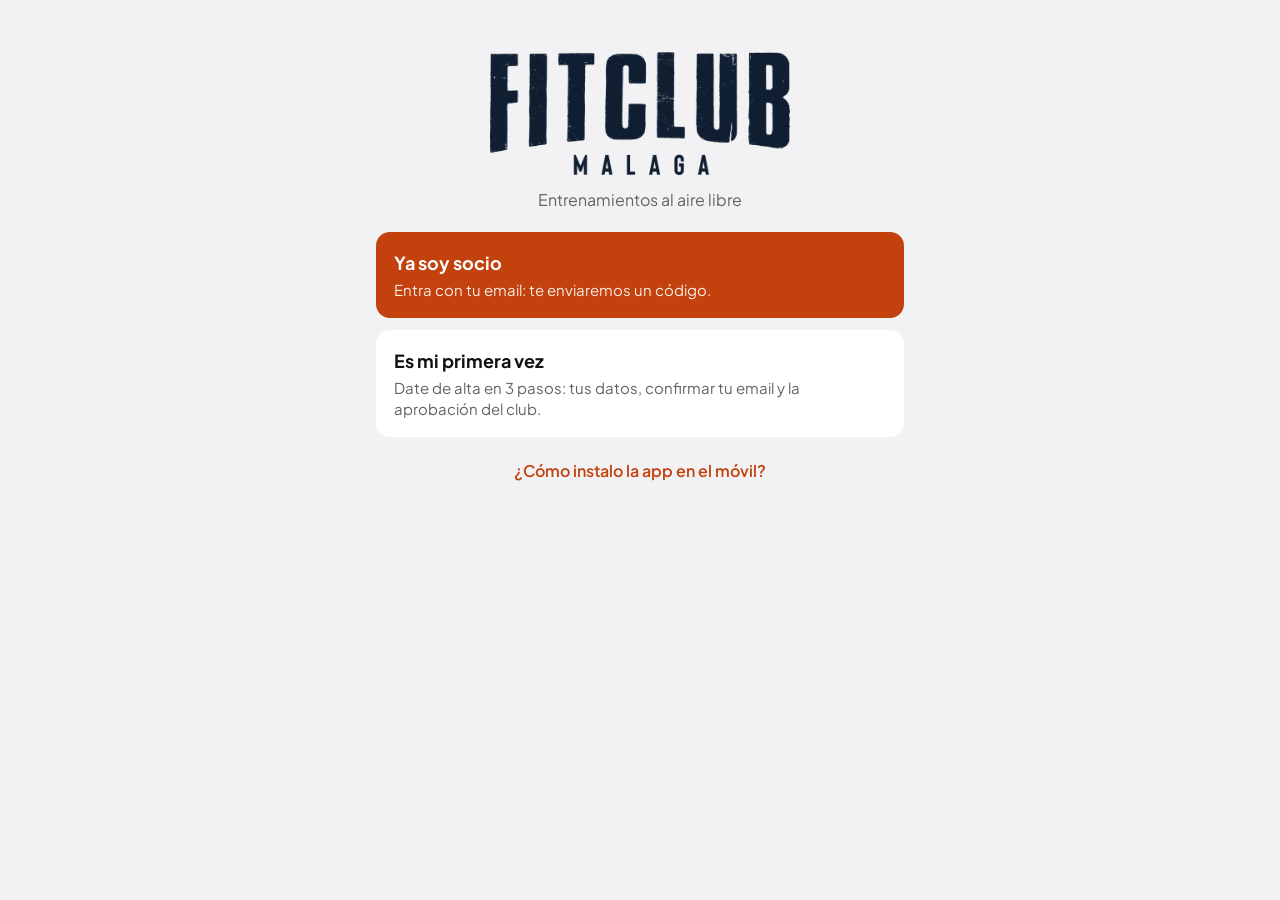
<file: index.html>
<!DOCTYPE html>
<html lang="es">
<head>
<meta charset="utf-8">
<meta name="viewport" content="width=device-width, initial-scale=1, viewport-fit=cover">
<title>Fitclub Málaga</title>
<meta name="theme-color" content="#C2410C">
<meta name="apple-mobile-web-app-capable" content="yes">
<meta name="mobile-web-app-capable" content="yes">
<meta name="apple-mobile-web-app-title" content="Fitclub">
<meta name="apple-mobile-web-app-status-bar-style" content="default">
<link rel="manifest" href="manifest.webmanifest">
<link rel="apple-touch-icon" href="iconos/icono-180.png">
<link rel="icon" href="iconos/icono-192.png">
<script>/* tema elegido en el Perfil (en este móvil), antes de pintar para que no parpadee */try{var t=localStorage.getItem('fitclub_tema');if(t==='claro'||t==='oscuro')document.documentElement.setAttribute('data-tema',t)}catch(e){}</script>
<link rel="stylesheet" href="tema.css">
<link rel="stylesheet" href="estilos.css">
</head>
<body>
<div class="app">
  <main class="contenido" id="contenido" aria-live="polite">
    <div class="cargando">Cargando…</div>
  </main>
  <nav class="pestanas oculto" id="pestanas" aria-label="Secciones"><div class="interior" id="pestanasInterior"></div></nav>
</div>
<noscript><p style="padding:20px">Fitclub necesita JavaScript activado.</p></noscript>
<script src="config.js"></script>
<script src="js/api.js"></script>
<script src="js/agenda.js"></script>
<script src="js/reservas.js"></script>
<script src="js/equipo.js"></script>
<script src="js/inicio.js"></script>
<script src="js/compartir.js"></script>
<script src="js/refrescar.js"></script>
<script src="js/app.js"></script>
</body>
</html>
</file>
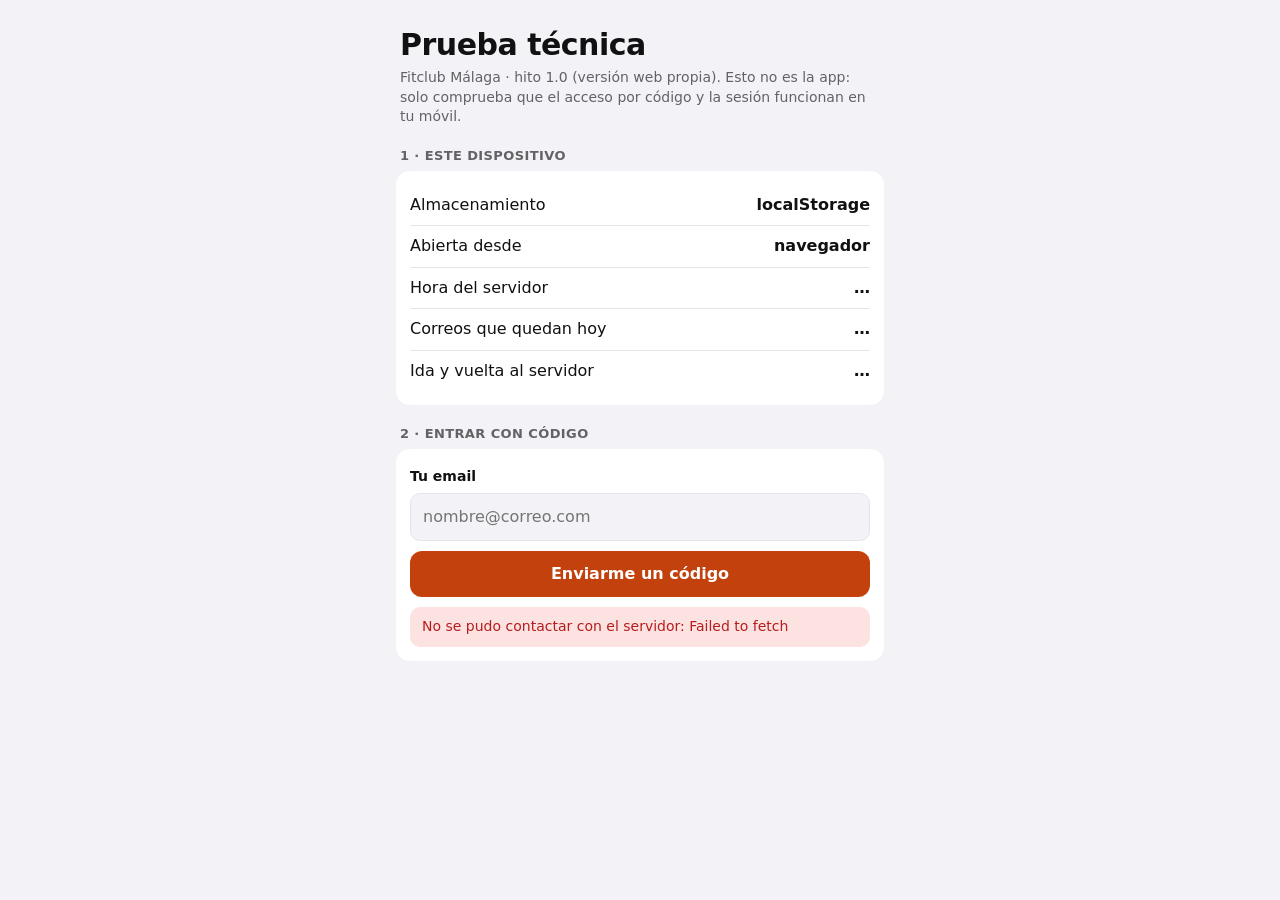
<file: prueba-tecnica/index.html>
<!DOCTYPE html>
<html lang="es">
<head>
<meta charset="utf-8">
<meta name="viewport" content="width=device-width, initial-scale=1, viewport-fit=cover">
<title>Fitclub · Prueba técnica</title>
<meta name="theme-color" content="#C2410C">
<meta name="apple-mobile-web-app-capable" content="yes">
<meta name="mobile-web-app-capable" content="yes">
<meta name="apple-mobile-web-app-title" content="Fitclub">
<meta name="apple-mobile-web-app-status-bar-style" content="default">
<link rel="apple-touch-icon" href="../iconos/icono-180.png">
<link rel="icon" href="../iconos/icono-192.png">
<style>
  /* Tema "Agenda clara". Todos los colores en variables para retocarlos fácilmente. */
  :root{--fondo:#F2F2F7;--tarjeta:#FFFFFF;--texto:#111111;--suave:#636366;--acento:#C2410C;--acento-suave:#FDEBE1;--ok:#15803D;--ok-suave:#E3F4E8;--error:#B91C1C;--error-suave:#FDE2E2;--linea:#E5E5EA}
  @media (prefers-color-scheme:dark){:root{--fondo:#000000;--tarjeta:#1C1C1E;--texto:#F2F2F7;--suave:#A1A1A6;--acento:#FB923C;--acento-suave:#3A2414;--ok:#4ADE80;--ok-suave:#12301D;--error:#F87171;--error-suave:#3A1414;--linea:#2C2C2E}}
  *{box-sizing:border-box}
  body{margin:0;background:var(--fondo);color:var(--texto);font:16px/1.4 -apple-system,BlinkMacSystemFont,"Segoe UI",Roboto,system-ui,sans-serif}
  main{max-width:520px;margin:0 auto;padding:20px 16px 48px}
  h1{font-size:30px;margin:4px 4px 2px;letter-spacing:-.5px}
  .sub{color:var(--suave);margin:0 4px 16px;font-size:14px}
  .sec{font-size:13px;font-weight:600;color:var(--suave);text-transform:uppercase;letter-spacing:.4px;margin:20px 4px 6px}
  .card{background:var(--tarjeta);border-radius:14px;padding:14px}
  .fila{display:flex;justify-content:space-between;gap:12px;padding:9px 0;border-top:1px solid var(--linea)}
  .fila:first-child{border-top:0}
  .fila span:last-child{font-weight:600;text-align:right}
  label{display:block;font-size:14px;font-weight:600;margin:4px 0 6px}
  input{width:100%;font:inherit;padding:12px;border-radius:10px;border:1px solid var(--linea);background:var(--fondo);color:var(--texto)}
  input.codigo{letter-spacing:8px;font-size:24px;text-align:center}
  button{font:inherit;font-weight:600;border:0;border-radius:12px;min-height:46px;padding:0 16px;cursor:pointer;width:100%;margin-top:10px;background:var(--acento);color:#fff}
  button.sec2{background:var(--fondo);color:var(--texto)}
  button:disabled{opacity:.5}
  .msg{margin-top:10px;padding:10px 12px;border-radius:10px;font-size:14px;display:none}
  .msg.ok{display:block;background:var(--ok-suave);color:var(--ok)}
  .msg.err{display:block;background:var(--error-suave);color:var(--error)}
  .msg.info{display:block;background:var(--acento-suave);color:var(--acento)}
  ol{margin:0;padding-left:20px}li{margin:6px 0}
  textarea{width:100%;font:inherit;padding:10px;border-radius:10px;border:1px solid var(--linea);background:var(--fondo);color:var(--texto);min-height:70px}
  .oculto{display:none}
</style>
</head>
<body>
<main>
  <h1>Prueba técnica</h1>
  <p class="sub">Fitclub Málaga · hito 1.0 (versión web propia). Esto no es la app: solo comprueba que el acceso por código y la sesión funcionan en tu móvil.</p>

  <p class="sec">1 · Este dispositivo</p>
  <div class="card" id="dispositivo"></div>

  <div id="bloqueLogin">
    <p class="sec">2 · Entrar con código</p>
    <div class="card">
      <label for="email">Tu email</label>
      <input id="email" type="email" autocomplete="email" inputmode="email" placeholder="nombre@correo.com">
      <button id="btnPedir">Enviarme un código</button>
      <div id="paso2" class="oculto">
        <label for="codigo" style="margin-top:14px">Código de 6 cifras</label>
        <input id="codigo" class="codigo" inputmode="numeric" autocomplete="one-time-code" maxlength="6" placeholder="••••••">
        <button id="btnVerificar">Entrar</button>
      </div>
      <div id="msgLogin" class="msg" role="status"></div>
    </div>
  </div>

  <div id="bloqueSesion" class="oculto">
    <p class="sec">2 · Sesión</p>
    <div class="card">
      <div id="estadoSesion"></div>
      <button class="sec2" id="btnSalir">Cerrar sesión en este móvil</button>
    </div>

    <p class="sec">3 · Rendimiento</p>
    <div class="card">
      <div id="rend"><p style="margin:0;color:var(--suave)">Mide los tiempos del servidor y de la hoja.</p></div>
      <button id="btnRend">Medir ahora</button>
    </div>

    <p class="sec">4 · Comprobaciones a mano</p>
    <div class="card">
      <ol>
        <li>Añade esta página a la pantalla de inicio. En iPhone: Safari → Compartir → «Añadir a pantalla de inicio». En Android: Chrome → ⋮ → «Añadir a pantalla de inicio».</li>
        <li>Cierra todo y ábrela desde el icono nuevo. Debe decir «Sesión recordada».</li>
        <li>Repite la apertura mañana y dentro de 7 días, y envía el informe cada vez.</li>
      </ol>
      <label for="notas" style="margin-top:12px">Notas (opcional)</label>
      <textarea id="notas" placeholder="Por ejemplo: el correo llegó a spam, tardó 1 minuto…"></textarea>
      <button id="btnInforme">Enviar informe de este móvil</button>
      <div id="msgInforme" class="msg" role="status"></div>
    </div>
  </div>
</main>

<script src="config.js"></script>
<script>
  var CLAVE_TOKEN = 'fc_prueba_token';
  var CLAVE_FECHA = 'fc_prueba_guardado';
  var medidas = {};

  function $(id) { return document.getElementById(id); }
  // Llama a la API de Apps Script. text/plain evita la petición previa de CORS.
  function llamar(accion) {
    var args = Array.prototype.slice.call(arguments, 1);
    var t0 = Date.now();
    if (!window.FITCLUB_API || window.FITCLUB_API.indexOf('/exec') < 0) {
      return Promise.reject(new Error('Falta la URL del servidor en config.js'));
    }
    return fetch(window.FITCLUB_API, {
      method: 'POST',
      headers: { 'Content-Type': 'text/plain;charset=utf-8' },
      body: JSON.stringify({ accion: accion, args: args }),
      redirect: 'follow'
    }).then(function (r) {
      if (!r.ok) throw new Error('HTTP ' + r.status);
      return r.json();
    }).then(function (j) { medidas.idaVueltaMs = Date.now() - t0; return j; });
  }
  function mensaje(id, tipo, texto) { var m = $(id); m.className = 'msg ' + tipo; m.textContent = texto; }
  function esc(v) { return String(v === undefined || v === null ? '' : v).replace(/[&<>"']/g, function (c) { return {'&':'&amp;','<':'&lt;','>':'&gt;','"':'&quot;',"'":'&#39;'}[c]; }); }
  function fila(a, b) { return '<div class="fila"><span>' + esc(a) + '</span><span>' + esc(b) + '</span></div>'; }

  // Almacenamiento: puede fallar o borrarse en algunos navegadores; por eso se prueba.
  function almacen() {
    try { localStorage.setItem('fc_test', '1'); localStorage.removeItem('fc_test'); return 'localStorage'; }
    catch (e) { return 'no disponible'; }
  }
  function leerToken() { try { return localStorage.getItem(CLAVE_TOKEN); } catch (e) { return null; } }
  function guardarToken(t) {
    try { localStorage.setItem(CLAVE_TOKEN, t); localStorage.setItem(CLAVE_FECHA, String(Date.now())); return true; }
    catch (e) { return false; }
  }
  function borrarToken() { try { localStorage.removeItem(CLAVE_TOKEN); localStorage.removeItem(CLAVE_FECHA); } catch (e) {} }
  function edadDias() {
    try { var f = Number(localStorage.getItem(CLAVE_FECHA)); return f ? ((Date.now() - f) / 86400000).toFixed(1) : ''; }
    catch (e) { return ''; }
  }
  function modo() {
    var standalone = false;
    try { standalone = window.matchMedia('(display-mode: standalone)').matches || window.navigator.standalone === true; } catch (e) {}
    return standalone ? 'pantalla de inicio' : 'navegador';
  }

  function pintarDispositivo(info) {
    medidas.almacenamiento = almacen();
    medidas.modo = modo();
    medidas.cuota = info ? info.cuotaCorreoRestante : '';
    $('dispositivo').innerHTML =
      fila('Almacenamiento', medidas.almacenamiento) +
      fila('Abierta desde', medidas.modo) +
      fila('Hora del servidor', info ? info.horaServidor : '…') +
      fila('Correos que quedan hoy', info ? info.cuotaCorreoRestante : '…') +
      fila('Ida y vuelta al servidor', medidas.idaVueltaMs ? medidas.idaVueltaMs + ' ms' : '…');
  }

  function mostrarSesion(r, recordada) {
    medidas.sesionRecordada = recordada ? 'sí' : 'no';
    medidas.edadTokenDias = edadDias();
    $('bloqueLogin').classList.add('oculto');
    $('bloqueSesion').classList.remove('oculto');
    $('estadoSesion').innerHTML =
      '<div class="msg ' + (recordada ? 'ok' : 'info') + '" style="margin:0 0 6px">' +
      (recordada ? '✓ Sesión recordada: has entrado sin pedir código.' : '✓ Has entrado con el código.') + '</div>' +
      fila('Cuenta', r.email) + fila('Token guardado hace', (medidas.edadTokenDias || '0') + ' días');
  }

  function mostrarLogin() {
    $('bloqueSesion').classList.add('oculto');
    $('bloqueLogin').classList.remove('oculto');
  }

  $('btnPedir').onclick = function () {
    var b = this; b.disabled = true;
    llamar('pedirCodigo', $('email').value).then(function (r) {
      b.disabled = false;
      if (!r.ok) return mensaje('msgLogin', 'err', r.error);
      mensaje('msgLogin', 'ok', r.mensaje);
      $('paso2').classList.remove('oculto'); $('codigo').focus();
    }).catch(function (e) { b.disabled = false; mensaje('msgLogin', 'err', 'Error del servidor: ' + e.message); });
  };

  $('btnVerificar').onclick = function () {
    var b = this; b.disabled = true;
    llamar('verificarCodigo', $('email').value, $('codigo').value).then(function (r) {
      b.disabled = false;
      if (!r.ok) return mensaje('msgLogin', 'err', r.error);
      if (!guardarToken(r.token)) mensaje('msgLogin', 'err', 'Has entrado, pero este móvil no permite guardar la sesión.');
      mostrarSesion(r, false);
    }).catch(function (e) { b.disabled = false; mensaje('msgLogin', 'err', 'Error del servidor: ' + e.message); });
  };

  $('btnSalir').onclick = function () {
    var t = leerToken(); borrarToken();
    llamar('cerrarSesion', t).then(mostrarLogin, mostrarLogin);
  };

  $('btnRend').onclick = function () {
    var b = this; b.disabled = true;
    llamar('rendimiento', leerToken()).then(function (r) {
      b.disabled = false;
      if (!r.ok) { $('rend').textContent = r.error; return; }
      medidas.escrituraMs = r.escritura_hoja_ms; medidas.lecturaMs = r.lectura_hoja_ms;
      medidas.bloqueoMs = r.bloqueo_ms; medidas.hashMs = r.hash_1000_ms;
      $('rend').innerHTML = fila('Ida y vuelta', medidas.idaVueltaMs + ' ms') + fila('Escribir 20 filas', r.escritura_hoja_ms + ' ms') +
        fila('Leer la hoja', r.lectura_hoja_ms + ' ms') + fila('Esperar el bloqueo', r.bloqueo_ms + ' ms') + fila('1000 cálculos de hash', r.hash_1000_ms + ' ms');
    }).catch(function (e) { b.disabled = false; $('rend').textContent = 'Error: ' + e.message; });
  };

  $('btnInforme').onclick = function () {
    var b = this; b.disabled = true;
    medidas.dispositivo = navigator.userAgent;
    medidas.notas = $('notas').value;
    llamar('guardarInforme', leerToken(), medidas).then(function (r) {
      b.disabled = false;
      mensaje('msgInforme', r.ok ? 'ok' : 'err', r.ok ? 'Informe guardado. ¡Gracias!' : r.error);
    }).catch(function (e) { b.disabled = false; mensaje('msgInforme', 'err', 'Error: ' + e.message); });
  };

  // Al abrir: datos del servidor y, si hay token guardado, comprobar si la sesión sigue viva.
  pintarDispositivo(null);
  llamar('info').then(function (info) {
    pintarDispositivo(info);
    var t = leerToken();
    if (!t) return mostrarLogin();
    return llamar('quienSoy', t).then(function (r) {
      if (r.ok) mostrarSesion(r, true); else { borrarToken(); mostrarLogin(); }
    });
  }).catch(function (e) { pintarDispositivo(null); mensaje('msgLogin', 'err', 'No se pudo contactar con el servidor: ' + e.message); });
</script>
</body>
</html>
</file>
<file: tema.css>
/* ============================================================
   TEMA "AGENDA CLARA" · Fitclub Málaga
   Todos los colores de la app están aquí. Para retocarlos, cambia
   solo los valores de este archivo (modo claro y modo oscuro).
   Comprueba el contraste: el texto debe leerse bien al sol.
   ============================================================ */
/* Tipografía Plus Jakarta Sans (licencia OFL, ver fuentes/OFL.txt), servida desde la propia web: sin Google Fonts. */
@font-face { font-family: "Plus Jakarta Sans"; font-style: normal; font-weight: 400; font-display: swap; src: url("fuentes/plus-jakarta-sans-latin-400-normal.woff2") format("woff2"); }
@font-face { font-family: "Plus Jakarta Sans"; font-style: normal; font-weight: 600; font-display: swap; src: url("fuentes/plus-jakarta-sans-latin-600-normal.woff2") format("woff2"); }
@font-face { font-family: "Plus Jakarta Sans"; font-style: normal; font-weight: 700; font-display: swap; src: url("fuentes/plus-jakarta-sans-latin-700-normal.woff2") format("woff2"); }
@font-face { font-family: "Plus Jakarta Sans"; font-style: normal; font-weight: 800; font-display: swap; src: url("fuentes/plus-jakarta-sans-latin-800-normal.woff2") format("woff2"); }
:root {
  --color-fondo: #F2F2F5;          /* fondo general */
  --color-tarjeta: #FFFFFF;        /* tarjetas y listas */
  --color-texto: #111111;          /* texto principal */
  --color-texto-suave: #636366;    /* texto secundario */
  --color-acento: #C2410C;         /* botones principales, pestaña activa */
  --color-acento-texto: #FFFFFF;   /* texto sobre el acento */
  --color-acento-suave: #FDEBE1;   /* fondos de avisos y etiquetas */
  --color-ok: #15803D;
  --color-ok-suave: #E3F4E8;
  --color-error: #B91C1C;
  --color-error-suave: #FDE2E2;
  --color-linea: #E5E5EA;
  --color-control: #E3E3E8;        /* fondo de campos y botones secundarios */
  --radio: 14px;
  --color-heroe: #0F1E31;          /* tarjeta oscura del Inicio y día elegido */
  --color-heroe-acento: #F97316;   /* barra de progreso y anillo «ahora» */
  --color-heroe-pildora: #FDBA74;  /* texto de la píldora sobre la tarjeta oscura */
  --color-aviso: #B45309;          /* lista pendiente */
  --color-aviso-suave: #FEF3C7;
  --sombra-barra: 0 10px 30px rgba(15, 30, 49, .18), 0 2px 6px rgba(15, 30, 49, .08);
  --fuente: "Plus Jakarta Sans", -apple-system, BlinkMacSystemFont, "Segoe UI", Roboto, system-ui, sans-serif;
}
/* Modo oscuro: automático (según el móvil) salvo que la persona elija «Claro» u «Oscuro» en su Perfil
   (atributo data-tema en <html>, que se pone antes de pintar desde index.html). */
:root { color-scheme: light dark; }
:root[data-tema="claro"] { color-scheme: light; }
:root[data-tema="oscuro"] { color-scheme: dark; }
@media (prefers-color-scheme: dark) {
  :root:not([data-tema="claro"]) {
    --color-fondo: #000000;
    --color-tarjeta: #1C1C1E;
    --color-texto: #F2F2F7;
    --color-texto-suave: #A1A1A6;
    --color-acento: #FB923C;
    --color-acento-texto: #111111;
    --color-acento-suave: #3A2414;
    --color-ok: #4ADE80;
    --color-ok-suave: #12301D;
    --color-error: #F87171;
    --color-error-suave: #3A1414;
    --color-linea: #2C2C2E;
    --color-control: #2C2C2E;
    --color-heroe: #16263B;
    --color-aviso: #FBBF24;
    --color-aviso-suave: #3A2C10;
    --sombra-barra: 0 10px 30px rgba(0, 0, 0, .6);
  }
}
:root[data-tema="oscuro"] {
  --color-fondo: #000000;
  --color-tarjeta: #1C1C1E;
  --color-texto: #F2F2F7;
  --color-texto-suave: #A1A1A6;
  --color-acento: #FB923C;
  --color-acento-texto: #111111;
  --color-acento-suave: #3A2414;
  --color-ok: #4ADE80;
  --color-ok-suave: #12301D;
  --color-error: #F87171;
  --color-error-suave: #3A1414;
  --color-linea: #2C2C2E;
  --color-control: #2C2C2E;
  --color-heroe: #16263B;
  --color-aviso: #FBBF24;
  --color-aviso-suave: #3A2C10;
  --sombra-barra: 0 10px 30px rgba(0, 0, 0, .6);
}
</file>
<file: estilos.css>
/* Estilos de la app. Los colores salen de tema.css (no escribir colores aquí). */
* { box-sizing: border-box; }
html, body { margin: 0; height: 100%; }
body { background: var(--color-fondo); color: var(--color-texto); font: 16px/1.4 var(--fuente); -webkit-text-size-adjust: 100%; }
button, input { font: inherit; color: inherit; }
button { cursor: pointer; }
:focus-visible { outline: 2px solid var(--color-acento); outline-offset: 2px; }

.app { max-width: 560px; margin: 0 auto; min-height: 100%; display: flex; flex-direction: column; }
.contenido { flex: 1; padding: calc(env(safe-area-inset-top, 0px) + 20px) 16px 110px; }
.cabecera { display: flex; justify-content: space-between; align-items: flex-end; gap: 12px; padding: 0 4px 12px; }
.cabecera h1 { margin: 0; font-size: 32px; letter-spacing: -0.5px; }
.avatar { width: 40px; height: 40px; border-radius: 50%; display: grid; place-items: center; background: var(--color-acento-suave); color: var(--color-acento); font-weight: 700; flex: none; }
.subtitulo { margin: 0 4px 16px; color: var(--color-texto-suave); font-size: 15px; }
.seccion { margin: 20px 4px 6px; font-size: 13px; font-weight: 600; color: var(--color-texto-suave); text-transform: uppercase; letter-spacing: .4px; }

.tarjeta { background: var(--color-tarjeta); border-radius: var(--radio); padding: 16px; }
.grupo { background: var(--color-tarjeta); border-radius: var(--radio); overflow: hidden; }
.fila { display: flex; align-items: center; justify-content: space-between; gap: 12px; padding: 12px 16px; border-top: 1px solid var(--color-linea); }
.fila:first-child { border-top: 0; }
.fila .valor { color: var(--color-texto-suave); text-align: right; }

label { display: block; font-size: 14px; font-weight: 600; margin: 2px 0 6px; }
input[type=email], input[type=text], input[inputmode=numeric] { width: 100%; padding: 13px 14px; border-radius: 12px; border: 1px solid var(--color-linea); background: var(--color-fondo); }
input.codigo { letter-spacing: 10px; font-size: 26px; text-align: center; }

.boton { display: block; width: 100%; min-height: 48px; margin-top: 12px; border: 0; border-radius: 12px; background: var(--color-acento); color: var(--color-acento-texto); font-weight: 600; }
.boton.secundario { background: var(--color-control); color: var(--color-texto); }
.boton.enlace { background: transparent; color: var(--color-acento); min-height: 44px; }
.boton:disabled { opacity: .55; }

.aviso { margin-top: 12px; padding: 12px 14px; border-radius: 12px; font-size: 15px; }
.aviso.ok { background: var(--color-ok-suave); color: var(--color-ok); }
.aviso.error { background: var(--color-error-suave); color: var(--color-error); }
.aviso.info { background: var(--color-acento-suave); color: var(--color-acento); }
.etiqueta { display: inline-block; font-size: 13px; font-weight: 600; padding: 3px 10px; border-radius: 12px; background: var(--color-acento-suave); color: var(--color-acento); }

.vacio { text-align: center; padding: 28px 16px; color: var(--color-texto-suave); }
.vacio svg { color: var(--color-acento); margin-bottom: 8px; }
.vacio h2 { color: var(--color-texto); font-size: 19px; margin: 4px 0 6px; }
.vacio p { margin: 0; }

.marca { text-align: center; margin: 32px 0 20px; }
.logo-club { display: block; margin: 0 auto; }
.logo-club img { display: block; width: min(72vw, 300px); height: auto; margin: 0 auto; }
.logo-club.pequeno img { width: 120px; opacity: .9; }
.solo-lector { position: absolute; width: 1px; height: 1px; overflow: hidden; clip: rect(0 0 0 0); white-space: nowrap; }
.marca .logo { width: 72px; height: 72px; border-radius: 18px; display: inline-grid; place-items: center; background: var(--color-acento); color: var(--color-acento-texto); font-size: 40px; font-weight: 800; }
.marca h1 { margin: 12px 0 4px; font-size: 28px; }
.marca p { margin: 14px 0 0; color: var(--color-texto-suave); }

/* Barra de pestañas flotante (diseño Inicio 0.9.0): la activa es una píldora con icono y nombre; el resto, solo icono. */
.pestanas { position: fixed; left: 0; right: 0; bottom: calc(env(safe-area-inset-bottom, 0px) + 14px); display: flex; justify-content: center; padding: 0 16px; pointer-events: none; }
.pestanas .interior { display: flex; align-items: center; justify-content: space-around; gap: 4px; width: 100%; max-width: 528px; height: 64px; padding: 0 8px; border-radius: 32px; background: var(--color-tarjeta); box-shadow: var(--sombra-barra); pointer-events: auto; }
.pestanas button { flex: 0 0 auto; min-width: 48px; height: 48px; padding: 0 12px; border: 0; border-radius: 24px; background: none; color: var(--color-texto-suave); font-size: 14px; font-weight: 700; display: flex; flex-direction: row; align-items: center; justify-content: center; gap: 8px; transition: background .2s, color .2s; }
.pestanas button .texto-pestana { display: none; }
.pestanas button[aria-current=page] { background: var(--color-acento); color: var(--color-acento-texto); padding: 0 18px; }
.pestanas button[aria-current=page] .texto-pestana { display: inline; }

.cargando { display: grid; place-items: center; min-height: 60vh; color: var(--color-texto-suave); }
.oculto { display: none !important; }

/* ---- hito 1.2: alta y gestión de usuarios ---- */
.insignia { position: absolute; top: 2px; right: 2px; min-width: 18px; height: 18px; padding: 0 5px; border-radius: 9px; background: var(--color-error); color: #fff; font-size: 11px; line-height: 18px; font-weight: 700; }
.pestanas button { position: relative; }
.segmento { display: flex; padding: 3px; border-radius: 12px; background: var(--color-control); margin-bottom: 12px; }
.segmento button { flex: 1; min-height: 38px; border: 0; border-radius: 9px; background: transparent; color: var(--color-texto-suave); font-weight: 600; font-size: 14px; }
.segmento button[aria-pressed=true] { background: var(--color-tarjeta); color: var(--color-texto); box-shadow: 0 1px 3px rgba(0,0,0,.12); }
button.fila { width: 100%; background: none; border-left: 0; border-right: 0; border-bottom: 0; text-align: left; }
.fila .principal { display: flex; flex-direction: column; min-width: 0; flex: 1; } /* ocupa el hueco: el texto siempre alineado a la izquierda */
.fila .principal small { color: var(--color-texto-suave); font-size: 13px; overflow: hidden; text-overflow: ellipsis; white-space: nowrap; }
.campo { margin-bottom: 14px; }
select { width: 100%; padding: 12px 14px; border-radius: 12px; border: 1px solid var(--color-linea); background: var(--color-fondo); color: var(--color-texto); font: inherit; }
input[type=tel], input[type=date] { width: 100%; padding: 13px 14px; border-radius: 12px; border: 1px solid var(--color-linea); background: var(--color-fondo); }
.casilla { display: flex; gap: 10px; align-items: flex-start; font-weight: 400; font-size: 14px; color: var(--color-texto-suave); }
.casilla input { width: 22px; height: 22px; margin: 0; flex: none; accent-color: var(--color-acento); }
.acciones { display: flex; gap: 8px; }
.acciones .boton { margin-top: 12px; }
.boton.peligro { background: var(--color-error-suave); color: var(--color-error); }
.volver { background: none; border: 0; color: var(--color-acento); font-weight: 600; padding: 8px 4px; min-height: 44px; }

/* ---- bienvenida y pasos del alta ---- */
.opcion { display: flex; flex-direction: column; gap: 4px; width: 100%; text-align: left; padding: 18px; margin-bottom: 12px; border: 0; border-radius: var(--radio); background: var(--color-tarjeta); color: var(--color-texto); }
.opcion strong { font-size: 18px; }
.opcion span { color: var(--color-texto-suave); font-size: 15px; }
.opcion.principal { background: var(--color-acento); color: var(--color-acento-texto); }
.opcion.principal span { color: var(--color-acento-texto); opacity: .9; }
.pasos { list-style: none; display: flex; gap: 6px; margin: 4px 0 16px; padding: 0; }
.pasos li { flex: 1; display: flex; flex-direction: column; gap: 6px; font-size: 12px; color: var(--color-texto-suave); }
.pasos li::before { content: ""; height: 4px; border-radius: 2px; background: var(--color-linea); }
.pasos li.hecho::before, .pasos li.actual::before { background: var(--color-acento); }
.pasos li.actual { color: var(--color-texto); font-weight: 600; }
.pasos .num { display: none; }

/* ---- hito 1.3: agenda ---- */
.navsemana { display: flex; align-items: center; justify-content: space-between; gap: 8px; margin-bottom: 12px; }
.navsemana button { width: 44px; height: 44px; border: 0; border-radius: 12px; background: var(--color-tarjeta); font-size: 22px; color: var(--color-acento); }
.navsemana strong { font-size: 17px; }
.fila.sesion { align-items: stretch; }
.fila .hora { width: 50px; display: flex; flex-direction: column; flex: none; }
.fila .hora small { color: var(--color-texto-suave); font-size: 13px; }
.fila .barra { width: 3px; border-radius: 2px; background: var(--color-acento); flex: none; }
.fila .barra.apagada { background: var(--color-linea); }
.fila small.completa { color: var(--color-error); font-weight: 600; }
.dos { display: grid; grid-template-columns: repeat(2, minmax(0, 1fr)); gap: 10px; }
textarea { width: 100%; padding: 12px 14px; border-radius: 12px; border: 1px solid var(--color-linea); background: var(--color-fondo); color: var(--color-texto); font: inherit; resize: vertical; }
input[type=time], input[type=number] { width: 100%; padding: 12px 10px; border-radius: 12px; border: 1px solid var(--color-linea); background: var(--color-fondo); color: var(--color-texto); font: inherit; }
.franja { display: grid; grid-template-columns: minmax(0, 1fr) minmax(0, 1fr) 44px; gap: 6px; margin-bottom: 12px; padding-bottom: 12px; border-bottom: 1px solid var(--color-linea); align-items: center; }
.franja select { grid-column: 1 / 3; grid-row: 1; }
.franja .quitar { grid-column: 3; grid-row: 1; height: 44px; border: 0; border-radius: 10px; background: var(--color-control); color: var(--color-texto-suave); }
.franja input[type=time] { grid-row: 2; }
.franja input[type=time]:last-of-type { grid-column: 2 / 4; }
/* Hito 1.3 · Generar sesiones (elegir actividades) y «Cómo llegar» */
.casilla.eleccion { padding: 10px 0; border-top: 1px solid var(--color-linea); color: var(--color-texto); }
.tarjeta > p + .casilla.eleccion { border-top: 0; }
.casilla.eleccion span { display: flex; flex-direction: column; gap: 2px; min-width: 0; }
.casilla.eleccion strong { font-size: 16px; font-weight: 600; }
.casilla.eleccion small { color: var(--color-texto-suave); font-size: 13px; }
.casilla.eleccion input:disabled + span { opacity: .5; }
a.mapa { display: inline-flex; align-items: center; min-height: 44px; font-size: 14px; font-weight: 600; color: var(--color-acento); text-decoration: none; white-space: nowrap; }
.fila a.mapa { align-self: center; flex: none; }
/* Lugares: tarjeta con la miniatura del mapa a la derecha (21-11; compactada a petición de Miguel) */
.tarjeta.lugar { display: grid; grid-template-columns: auto minmax(0, 1fr) 36%; padding: 0; overflow: hidden; margin-top: 10px; min-height: 104px; }
.tarjeta.lugar.inactivo { opacity: .65; }
.lugar-datos { display: flex; flex-direction: column; align-items: flex-start; gap: 2px; padding: 10px 10px 10px 14px; border: 0; background: none; text-align: left; color: var(--color-texto); min-width: 0; }
.lugar-datos strong { font-size: 16px; font-weight: 600; overflow-wrap: anywhere; }
.lugar-datos small { color: var(--color-texto-suave); font-size: 13px; line-height: 1.3; }
.lugar-datos small.ok { color: var(--color-acento); }
.lugar-editar { margin-top: auto; padding-top: 4px; font-size: 13px; font-weight: 600; color: var(--color-acento); }
.lugar-mapa { position: relative; display: block; min-height: 104px; background: var(--color-control); }
.lugar-mapa iframe { position: absolute; inset: 0; width: 100%; height: 100%; border: 0; pointer-events: none; }
.lugar-mapa.vacio-mapa { border: 0; display: flex; align-items: center; justify-content: center; padding: 8px; text-align: center; font-size: 11px; color: var(--color-texto-suave); }
.lugar-vista .lugar-mapa { height: 180px; border-radius: 12px; overflow: hidden; margin-bottom: 4px; }
.tarjeta > .casilla.eleccion:first-child { border-top: 0; }
/* Filtro por sede (lugar) en la Semana */
.filtro-sedes { display: flex; gap: 6px; overflow-x: auto; padding: 2px 0 10px; margin-bottom: 2px; scrollbar-width: none; }
.filtro-sedes::-webkit-scrollbar { display: none; }
.filtro-sedes button { flex: none; min-height: 36px; padding: 0 14px; border-radius: 18px; border: 1px solid var(--color-linea); background: var(--color-tarjeta); color: var(--color-texto); font-size: 14px; font-weight: 600; white-space: nowrap; }
.filtro-sedes button[aria-pressed=true] { background: var(--color-acento); border-color: var(--color-acento); color: var(--color-acento-texto); }
.casilla.eleccion input[type=radio] { border-radius: 50%; }
/* Fotos de las personas (foto o avatar) */
.avatar { overflow: hidden; padding: 0; border: 0; }
button.avatar { cursor: zoom-in; font-family: inherit; }
.avatar img { width: 100%; height: 100%; object-fit: cover; display: block; }
.avatar.mediano { width: 80px; height: 80px; font-size: 28px; margin: 4px auto 12px; }
.avatar.mini { width: 36px; height: 36px; font-size: 13px; }
.avatar.micro { width: 20px; height: 20px; font-size: 9px; display: inline-grid; vertical-align: middle; margin: -2px 2px 0 0; }
small.con-coach { display: flex; align-items: center; gap: 0; }
.perfil-foto { display: flex; flex-direction: column; align-items: center; text-align: center; margin-bottom: 8px; }
.perfil-foto .botones-foto { width: 100%; max-width: 420px; }
.perfil-foto .botones-foto .boton { margin: 0; }
.perfil-foto .subtitulo { margin: 6px 0 0; font-size: 13px; max-width: 420px; }
/* Visor: la foto en grande */
.visor { position: fixed; inset: 0; z-index: 100; background: rgba(0,0,0,.88); display: flex; flex-direction: column; align-items: center; justify-content: center; padding: 24px; outline: 0; }
.visor img { width: min(86vw, 420px); height: min(86vw, 420px); object-fit: cover; border-radius: 20px; box-shadow: 0 10px 40px rgba(0,0,0,.5); }
.visor p { color: #fff; font-size: 18px; font-weight: 600; margin: 16px 0 0; }
.visor .cerrar { position: absolute; top: max(16px, env(safe-area-inset-top)); right: 16px; width: 44px; height: 44px; border-radius: 50%; border: 0; background: rgba(255,255,255,.15); color: #fff; font-size: 20px; }
/* Selector de avatar dibujado */
.selector-avatar { margin-bottom: 12px; text-align: center; }
.rejilla-avatares { display: grid; grid-template-columns: repeat(8, minmax(0, 1fr)); gap: 6px; margin: 8px 0 12px; }
.rejilla-avatares button { aspect-ratio: 1; border: 2px solid transparent; border-radius: 12px; background: var(--color-control); font-size: 22px; font-weight: 700; color: var(--color-texto); padding: 0; }
.rejilla-avatares button[aria-pressed=true], .rejilla-colores button[aria-pressed=true] { border-color: var(--color-acento); }
.rejilla-colores { display: flex; justify-content: center; gap: 8px; flex-wrap: wrap; margin-bottom: 12px; }
.rejilla-colores button { width: 34px; height: 34px; border-radius: 50%; border: 3px solid var(--color-tarjeta); box-shadow: 0 0 0 1px var(--color-linea); padding: 0; }
.rejilla-colores button[aria-pressed=true] { box-shadow: 0 0 0 3px var(--color-acento); }
@media (max-width: 360px) { .rejilla-avatares { grid-template-columns: repeat(4, minmax(0, 1fr)); } }
/* Hito 1.4 · Reservas */
.acciones-reserva { display: flex; align-items: center; flex-wrap: wrap; gap: 8px; margin-top: 8px; }
.acciones-reserva small { color: var(--color-texto-suave); font-size: 13px; }
.acciones-reserva a.mapa { min-height: 36px; }
.boton-mini { min-height: 36px; padding: 0 16px; border-radius: 18px; border: 0; background: var(--color-acento); color: var(--color-acento-texto); font-size: 14px; font-weight: 600; font-family: inherit; }
.boton-mini.secundario { background: var(--color-control); color: var(--color-texto); }
.boton-mini:disabled { opacity: .6; }
.etiqueta.ok { background: rgba(22,163,74,.14); color: #15803D; }
.etiqueta.aviso { background: rgba(217,119,6,.16); color: #B45309; }
.fila.sesion.reservada .barra { background: #16A34A; }
.tarjeta.reserva { display: flex; gap: 14px; align-items: flex-start; margin-bottom: 10px; }
.reserva-fecha { flex: none; width: 52px; text-align: center; border-radius: 12px; background: var(--color-acento-suave); color: var(--color-acento); padding: 6px 0; }
.reserva-fecha strong { display: block; font-size: 22px; line-height: 1.1; }
.reserva-fecha small { font-size: 12px; font-weight: 600; text-transform: uppercase; }
.reserva-titulo { font-size: 17px; font-weight: 600; }
.tarjeta.reserva .principal small { display: block; color: var(--color-texto-suave); font-size: 13px; margin-top: 2px; }
.tarjeta.reserva small.con-coach { display: flex; }
/* Botones de reserva a la derecha de la sesión (22-11) */
.acciones-derecha { flex: none; display: flex; flex-direction: column; align-items: flex-end; justify-content: center; gap: 4px; margin-left: 8px; align-self: center; text-align: right; }
.acciones-derecha .etiqueta { white-space: nowrap; }
.acciones-derecha a.mapa { min-height: 32px; font-size: 13px; }
.acciones-derecha .abre-en { color: var(--color-texto-suave); font-size: 12px; font-weight: 600; max-width: 96px; line-height: 1.25; }
.fila.sesion .principal { min-width: 0; }
.fila.sesion small.con-coach { flex-wrap: wrap; row-gap: 2px; }
.coach-nombre { display: inline-flex; align-items: center; white-space: nowrap; }
/* Hito 1.5 · lista, participantes y resumen */
.cabecera-lista h2 { margin: 0 0 4px; font-size: 22px; }
.cabecera-lista .subtitulo { margin: 0 0 10px; }
.chips { display: flex; flex-wrap: wrap; gap: 6px; }
.chip { padding: 4px 10px; border-radius: 12px; background: var(--color-control); font-size: 13px; font-weight: 600; }
.chip.ok { background: rgba(22,163,74,.14); color: #15803D; }
.chip.mal { background: rgba(220,38,38,.12); color: #B91C1C; }
.fila.participante { gap: 10px; }
.marcas { display: flex; gap: 6px; flex: none; }
.marca-lista { min-height: 40px; padding: 0 12px; border-radius: 20px; border: 1px solid var(--color-linea); background: var(--color-tarjeta); color: var(--color-texto); font-size: 14px; font-weight: 600; font-family: inherit; }
.marca-lista.si[aria-pressed=true] { background: #16A34A; border-color: #16A34A; color: #fff; }
.marca-lista.no[aria-pressed=true] { background: #DC2626; border-color: #DC2626; color: #fff; }
.marca-lista:disabled { opacity: .45; }
.datos { display: grid; grid-template-columns: repeat(2, minmax(0, 1fr)); gap: 8px; }
.dato { background: var(--color-tarjeta); border-radius: 14px; padding: 12px 14px; }
.dato strong { display: block; font-size: 26px; line-height: 1.15; }
.dato small { color: var(--color-texto-suave); font-size: 13px; }
.dato.alerta strong { color: var(--color-acento); }
@media (min-width: 600px) { .datos { grid-template-columns: repeat(4, minmax(0, 1fr)); } }

/* ---- 0.9.0: Inicio por rol ---- */
.inicio { display: flex; flex-direction: column; gap: 22px; }
.heroe { background: var(--color-heroe); color: #fff; border-radius: 28px; padding: 18px 18px 16px; display: flex; flex-direction: column; gap: 14px; }
.heroe-arriba { display: flex; justify-content: space-between; align-items: center; }
.heroe .avatar.heroe-avatar { width: 44px; height: 44px; font-size: 16px; box-shadow: 0 0 0 2px rgba(255,255,255,.18); }
.heroe-boton { position: relative; width: 40px; height: 40px; border-radius: 20px; border: 0; background: rgba(255,255,255,.12); color: #fff; display: grid; place-items: center; }
.heroe-insignia { position: absolute; top: -3px; right: -3px; min-width: 18px; height: 18px; padding: 0 5px; border-radius: 9px; background: var(--color-heroe-acento); color: #fff; font-size: 11px; font-weight: 800; line-height: 18px; }
.heroe-club { font-size: 13px; font-weight: 700; color: rgba(255,255,255,.7); }
.heroe-saludo { margin: 0; font-size: 26px; line-height: 1.15; font-weight: 700; letter-spacing: -.4px; }
.heroe-cifra { display: flex; flex-direction: column; gap: 6px; }
.heroe-fila { display: flex; justify-content: space-between; align-items: center; gap: 8px; }
.heroe-etiqueta { font-size: 13px; font-weight: 600; color: rgba(255,255,255,.72); }
.heroe-pildora { padding: 4px 10px; border-radius: 12px; background: rgba(249,115,22,.2); color: var(--color-heroe-pildora); font-size: 12px; font-weight: 700; white-space: nowrap; }
.heroe-grande { display: flex; align-items: baseline; gap: 8px; flex-wrap: wrap; }
.heroe-grande .numero { font-size: 44px; line-height: 1; font-weight: 800; letter-spacing: -1px; }
.heroe-grande .resto { font-size: 15px; font-weight: 600; color: rgba(255,255,255,.72); }
.heroe-barra { height: 8px; border-radius: 4px; background: rgba(255,255,255,.15); overflow: hidden; }
.heroe-barra > div { height: 100%; border-radius: 4px; background: var(--color-heroe-acento); }
.heroe-datos { display: grid; grid-template-columns: repeat(3, 1fr); gap: 8px; }
.heroe-dato { background: #fff; color: #10131A; border-radius: 16px; padding: 10px; display: flex; flex-direction: column; gap: 2px; min-width: 0; text-decoration: none; }
.heroe-dato strong { font-size: 18px; font-weight: 800; margin-top: 4px; white-space: nowrap; overflow: hidden; text-overflow: ellipsis; }
.heroe-dato span { font-size: 11.5px; line-height: 1.25; color: #5B6170; font-weight: 600; }
a.heroe-dato strong { font-size: 14px; color: #1D4ED8; }
.inicio-seccion { display: flex; flex-direction: column; gap: 10px; scroll-margin-top: 16px; }
.inicio-titulo { display: flex; justify-content: space-between; align-items: baseline; padding: 0 4px; }
.inicio-titulo h2 { margin: 0; font-size: 20px; font-weight: 800; letter-spacing: -.3px; }
.inicio-titulo h2 span { font-weight: 600; color: var(--color-texto-suave); font-size: 15px; }
.inicio-sub { font-size: 13px; color: var(--color-texto-suave); font-weight: 600; }
.enlace-texto { border: 0; background: none; padding: 4px 0; color: var(--color-acento); font-weight: 700; font-size: 14px; }
.inicio .tarjeta { border-radius: 20px; margin: 0; }
.sesion-hoy { padding: 0; overflow: hidden; }
.sesion-hoy.destacada { box-shadow: inset 0 0 0 2px var(--color-acento); }
.sesion-hoy-fila { width: 100%; display: flex; align-items: center; gap: 12px; padding: 12px 14px; border: 0; background: none; text-align: left; }
.sesion-hoy-fila .que { flex: 1; min-width: 0; display: flex; flex-direction: column; }
.sesion-hoy-fila .nombre { font-weight: 700; font-size: 16px; }
.sesion-hoy-fila small, .fila-dia small, .pendiente small { color: var(--color-texto-suave); font-size: 13px; overflow: hidden; text-overflow: ellipsis; white-space: nowrap; }
.sesion-hoy-detalle { padding: 0 14px 14px; display: flex; flex-direction: column; gap: 10px; border-top: 1px solid var(--color-linea); padding-top: 12px; }
.detalle-fila { display: flex; justify-content: space-between; gap: 8px; font-size: 14px; color: var(--color-texto-suave); }
.detalle-fila strong { color: var(--color-texto); }
.caras { display: flex; align-items: center; flex-wrap: wrap; }
.caras .avatar.cara { width: 32px; height: 32px; font-size: 12px; margin-right: -8px; box-shadow: 0 0 0 2px var(--color-tarjeta); }
.caras-texto { margin-left: 16px; font-size: 13px; color: var(--color-texto-suave); font-weight: 600; }
.mini-act { flex: 0 0 auto; display: grid; place-items: center; border-radius: 14px; }
.fila-dia .mini-act, .fila .mini-act { border-radius: 10px; }
.estado-circulo { flex: 0 0 auto; width: 24px; height: 24px; border-radius: 12px; display: grid; place-items: center; border: 2px solid var(--color-linea); }
.estado-circulo.hecha, .estado-circulo.mia { background: #10131A; border-color: #10131A; }
.estado-circulo.mia { background: var(--color-ok); border-color: var(--color-ok); }
.estado-circulo.pendiente { border-color: var(--color-aviso); border-style: dashed; }
.estado-circulo.ahora { border: 6px solid var(--color-heroe-acento); }
.pildora { flex: 0 0 auto; padding: 5px 10px; border-radius: 12px; background: var(--color-control); color: var(--color-texto); font-size: 12.5px; font-weight: 700; white-space: nowrap; }
.pildora.ahora { background: var(--color-acento); color: var(--color-acento-texto); }
.pildora.pendiente { background: var(--color-aviso-suave); color: var(--color-aviso); }
.pildora.hecha { background: var(--color-ok-suave); color: var(--color-ok); }
.pildora.completa { background: var(--color-error-suave); color: var(--color-error); }
.accion-cliente { flex: 0 0 auto; display: flex; flex-direction: column; align-items: flex-end; gap: 6px; }
.boton-mini.reservada { background: var(--color-ok-suave); color: var(--color-ok); }
.tira-dias { display: grid; grid-template-columns: repeat(7, 1fr); gap: 6px; }
.tira-dias button { height: 70px; border-radius: 18px; border: 0; background: var(--color-tarjeta); color: var(--color-texto); display: flex; flex-direction: column; align-items: center; justify-content: center; gap: 2px; padding: 0; }
.tira-dias .letra { font-size: 12px; font-weight: 700; color: var(--color-texto-suave); }
.tira-dias .num { font-size: 18px; font-weight: 800; }
.tira-dias .cuenta { font-size: 10px; font-weight: 600; color: var(--color-texto-suave); }
.tira-dias .punto { width: 6px; height: 6px; border-radius: 3px; background: transparent; }
.tira-dias .punto.si { background: var(--color-ok); }
.tira-dias button[aria-pressed=true] { background: var(--color-heroe); color: #fff; }
.tira-dias button[aria-pressed=true] .letra, .tira-dias button[aria-pressed=true] .cuenta { color: rgba(255,255,255,.75); }
.lista-dia { padding: 4px 0; }
.fila-dia { display: flex; align-items: center; gap: 10px; padding: 10px 14px; border-bottom: 1px solid var(--color-linea); }
.fila-dia:last-child { border-bottom: 0; }
.fila-dia .hora { width: 44px; font-weight: 800; font-size: 14px; }
.fila-dia .que { flex: 1; min-width: 0; display: flex; flex-direction: column; font-weight: 600; }
.fila-dia .cuanto { font-size: 13px; color: var(--color-texto-suave); font-weight: 700; white-space: nowrap; }
.vacio-dia { padding: 16px; color: var(--color-texto-suave); text-align: center; margin: 0; }
.pendiente { display: flex; align-items: center; gap: 12px; padding: 12px 14px; }
.pendiente .que { flex: 1; min-width: 0; display: flex; flex-direction: column; }
.pendiente strong { font-size: 15px; }
.avatar.mini { width: 40px; height: 40px; font-size: 14px; flex: 0 0 auto; }
.icono-caja { flex: 0 0 auto; width: 40px; height: 40px; border-radius: 12px; display: grid; place-items: center; }
/* Selector de color e icono de la actividad (editor del Boss) */
.selector-color, .selector-icono { display: flex; flex-wrap: wrap; gap: 8px; }
.selector-color button { width: 34px; height: 34px; border-radius: 17px; border: 0; }
.selector-color button[aria-pressed=true] { box-shadow: 0 0 0 3px var(--color-tarjeta), 0 0 0 5px var(--color-texto); }
.selector-icono button { width: 44px; height: 44px; border-radius: 12px; border: 2px solid transparent; background: var(--color-control); color: var(--color-texto); display: grid; place-items: center; }
.selector-icono button[aria-pressed=true] { border-color: var(--color-acento); color: var(--color-acento); }
.selector-color .auto, .selector-icono .auto { width: auto; padding: 0 12px; border-radius: 17px; background: var(--color-control); color: var(--color-texto); font-size: 13px; font-weight: 600; }

/* ---- 0.10.0: imagen propia de la actividad, logo en el Inicio, borrar actividad ---- */
.mini-act { overflow: hidden; }
.mini-act.con-imagen { background: #fff !important; }
.mini-act.con-imagen img { width: 100%; height: 100%; object-fit: cover; display: block; }
.heroe-arriba { gap: 12px; }
.heroe-logo { height: 34px; width: auto; flex: 0 1 auto; min-width: 0; object-fit: contain; }
.heroe-hueco { width: 40px; height: 40px; }
.imagen-actividad { display: flex; gap: 10px; flex-wrap: wrap; align-items: center; }
.imagen-actividad input[type=file] { display: none; }
.zona-peligro { margin-top: 18px; padding-top: 14px; border-top: 1px solid var(--color-linea); }
.borrar-resumen { margin: 0 0 10px; color: var(--color-texto); }
label.boton-mini { display: inline-flex; align-items: center; cursor: pointer; }

/* ---- 0.10.1: carrusel de 7 días, filas que abren la lista, QR para instalar ---- */
.carrusel-dias { display: flex; align-items: flex-start; gap: 12px; overflow-x: auto; scroll-snap-type: x mandatory; scrollbar-width: none; -webkit-overflow-scrolling: touch; overscroll-behavior-x: contain; }
.carrusel-dias::-webkit-scrollbar { display: none; }
.carrusel-dias > .lista-dia { flex: 0 0 100%; scroll-snap-align: start; scroll-snap-stop: always; }
button.fila-dia { width: 100%; background: none; border: 0; border-bottom: 1px solid var(--color-linea); text-align: left; color: inherit; font: inherit; }
button.fila-dia:last-child { border-bottom: 0; }
button.fila-dia::after { content: '›'; color: var(--color-texto-suave); font-size: 20px; margin-left: 2px; }
.capa-compartir { position: fixed; inset: 0; z-index: 50; background: rgba(15, 30, 49, .55); display: flex; align-items: flex-end; justify-content: center; padding: 0; }
.caja-compartir { position: relative; width: 100%; max-width: 560px; max-height: 92vh; overflow-y: auto; background: var(--color-fondo); border-radius: 28px 28px 0 0; padding: 24px 20px calc(24px + env(safe-area-inset-bottom, 0px)); text-align: center; }
@media (min-width: 600px) { .capa-compartir { align-items: center; } .caja-compartir { border-radius: 28px; } }
.caja-compartir h2 { margin: 4px 0 4px; font-size: 22px; font-weight: 800; }
.cerrar-capa { position: absolute; top: 14px; right: 14px; width: 40px; height: 40px; border-radius: 20px; border: 0; background: var(--color-control); color: var(--color-texto); font-size: 18px; }
.qr-app { display: block; width: min(260px, 70vw); height: auto; margin: 14px auto 8px; padding: 12px; background: #fff; border-radius: 20px; box-sizing: border-box; }
.enlace-app { margin: 0 0 4px; font-weight: 700; color: var(--color-acento); }
.pasos-instalar ol { text-align: left; margin: 12px 0 0; padding: 0; list-style: none; counter-reset: paso; display: flex; flex-direction: column; gap: 8px; }
.pasos-instalar li { counter-increment: paso; position: relative; background: var(--color-tarjeta); border-radius: 16px; padding: 12px 14px 12px 52px; display: flex; flex-direction: column; gap: 2px; }
.pasos-instalar li::before { content: counter(paso); position: absolute; left: 14px; top: 12px; width: 26px; height: 26px; border-radius: 13px; background: var(--color-heroe); color: #fff; font-weight: 800; font-size: 14px; display: grid; place-items: center; }
.pasos-instalar li span { color: var(--color-texto-suave); font-size: 14px; }
body.sin-scroll { overflow: hidden; }
/* Deslizar hacia abajo para actualizar (js/refrescar.js) */
body { overscroll-behavior-y: contain; } /* sin el «actualizar» propio del navegador: usamos el nuestro */
.refrescar { position: fixed; left: 50%; top: env(safe-area-inset-top, 0px); z-index: 0; display: flex; flex-direction: column; align-items: center; gap: 4px;
  color: var(--color-texto-suave); transform: translate(-50%, -64px); opacity: 0; pointer-events: none; }
.refrescar svg { width: 26px; height: 26px; }
.refrescar-texto { font-size: 12px; font-weight: 600; white-space: nowrap; }
.refrescar.listo, .refrescar.girando { color: var(--color-acento); }
.refrescar.girando svg { animation: refrescar-gira .8s linear infinite; }
@keyframes refrescar-gira { to { transform: rotate(360deg); } }
@media (prefers-reduced-motion: reduce) { .refrescar.girando svg { animation-duration: 2.4s; } }

/* ---- 0.11.0 (fase 2 · hito 2.1): sedes en tarjetas con mapa y precios ---- */
.sedes-carrusel { display: flex; gap: 10px; overflow-x: auto; scroll-snap-type: x proximity; padding: 2px 2px 8px; margin: 0 -2px 2px; scrollbar-width: none; }
.sedes-carrusel::-webkit-scrollbar { display: none; }
.sede-tarjeta { flex: 0 0 112px; scroll-snap-align: start; display: flex; flex-direction: column; align-items: stretch; gap: 4px; padding: 4px 4px 8px; border-radius: 16px; border: 1px solid var(--color-linea); background: var(--color-tarjeta); color: var(--color-texto); text-align: left; }
.sede-tarjeta[aria-pressed=true] { border: 2px solid var(--color-acento); padding: 3px 3px 7px; }
.sede-mapa { position: relative; height: 56px; border-radius: 12px; background-color: var(--color-control); display: grid; place-items: center; color: var(--color-acento); overflow: hidden; }
.sede-mapa svg { filter: drop-shadow(0 1px 1px rgba(255, 255, 255, .9)); }
.sede-mapa.todas { color: var(--color-texto-suave); }
.sede-nombre { font-size: 13px; font-weight: 700; line-height: 1.2; padding: 0 4px; display: -webkit-box; -webkit-line-clamp: 2; -webkit-box-orient: vertical; overflow: hidden; overflow-wrap: anywhere; min-height: 31px; }
.sede-cuenta { font-size: 11.5px; font-weight: 600; color: var(--color-texto-suave); padding: 0 4px; }
.osm { display: block; text-align: right; font-size: 10px; color: var(--color-texto-suave); margin: -4px 4px 8px; }
.inscripcion-club { margin: 0 4px 12px; font-size: 13.5px; font-weight: 600; color: var(--color-texto-suave); }
.fila small.precios { color: var(--color-acento); font-weight: 600; white-space: normal; overflow: visible; text-overflow: clip; line-height: 1.3; }
.precios-editor { display: flex; flex-direction: column; gap: 10px; margin-bottom: 14px; }
.precios-tres { display: grid; grid-template-columns: repeat(3, minmax(0, 1fr)); gap: 8px; }
.precios-tres label, .bono-datos label { display: flex; flex-direction: column; gap: 3px; min-width: 0; }
.precios-tres small, .bono-datos small, .bValidaEn small { font-size: 12px; font-weight: 600; color: var(--color-texto-suave); }
.precios-tres input, .bono-datos input, .precio-fila input { width: 100%; box-sizing: border-box; }
.bono-fila { border: 1px solid var(--color-linea); border-radius: 14px; padding: 10px; display: flex; flex-direction: column; gap: 8px; }
.bono-datos { display: grid; grid-template-columns: repeat(3, minmax(0, 1fr)) auto; gap: 8px; align-items: end; }
.bValidaEn { display: flex; flex-wrap: wrap; gap: 6px 12px; align-items: center; }
.casilla-mini { display: inline-flex; align-items: center; gap: 6px; font-size: 13px; min-height: 32px; }
.precio-fila { display: flex; align-items: center; gap: 8px; }
.precio-fila .euro { font-weight: 700; color: var(--color-texto-suave); }
.inscripcion-editor { margin-bottom: 12px; }

/* ---- 0.12.0: ordenar sedes arrastrando y «Mi sede» ---- */
.lista-lugares { display: flex; flex-direction: column; }
.tarjeta.lugar { touch-action: pan-y; user-select: none; -webkit-user-select: none; -webkit-touch-callout: none; }
.lugar-orden { display: flex; flex-direction: column; align-items: center; justify-content: center; gap: 2px; padding: 0 0 0 8px; }
.lugar-orden .asa { font-size: 20px; line-height: 1; color: var(--color-texto-suave); cursor: grab; touch-action: none; padding: 4px 2px; }
.lugar-orden .flecha { width: 30px; height: 26px; border: 0; border-radius: 8px; background: var(--color-control); color: var(--color-texto); font-size: 14px; font-weight: 700; padding: 0; }
.lugar-orden .flecha:disabled { opacity: .35; }
.tarjeta.lugar.arrastrando { position: relative; z-index: 5; box-shadow: 0 12px 28px rgba(15, 30, 49, .25); transition: none; cursor: grabbing; }
.sede-tarjeta.mia { border-color: var(--color-ok); }
.sede-mia { align-self: flex-start; margin: -2px 4px 0; padding: 1px 8px; border-radius: 10px; background: var(--color-ok-suave); color: var(--color-ok); font-size: 11px; font-weight: 700; }

/* Hito 2.2 · Cobrar en la lista */
.cobrado-hoy { margin: 10px 0 0; font-size: 14px; font-weight: 700; }
.fila.participante.con-cobro { flex-wrap: wrap; }
.cobertura { display: block; color: var(--color-texto-suave); font-size: 13px; }
.cobro-acciones { display: flex; flex-wrap: wrap; align-items: center; gap: 4px 8px; flex-basis: 100%; margin: -2px 0 0 50px; }
.cobro-acciones:empty { display: none; }
.pagar { min-height: 34px; padding: 0 10px; white-space: nowrap; border-radius: 17px; border: 1.5px solid var(--color-acento); background: transparent; color: var(--color-acento); font-size: 14px; font-weight: 700; font-family: inherit; }
.pagar[aria-pressed=true] { background: #16A34A; border-color: #16A34A; color: #fff; }
.mas-cobro { min-height: 34px; min-width: 34px; border-radius: 17px; border: 1px solid var(--color-linea); background: var(--color-tarjeta); color: var(--color-texto); font-size: 18px; font-weight: 700; line-height: 1; font-family: inherit; }
.pagado { font-size: 13px; font-weight: 700; color: var(--color-ok); }
.anular-cobro { border: 0; background: none; padding: 4px 2px; color: var(--color-error); font-size: 13px; font-weight: 600; text-decoration: underline; font-family: inherit; }
.hoja-cobro { text-align: left; }
.hoja-cobro h2 { padding-right: 44px; }
.hoja-cobro .campo { display: flex; flex-direction: column; gap: 4px; margin: 10px 0; }
.hoja-cobro select, .hoja-cobro input[type=text] { min-height: 44px; border-radius: 12px; border: 0; background: var(--color-control); color: var(--color-texto); padding: 0 12px; font: inherit; }
.hoja-cobro .boton { margin-top: 12px; width: 100%; }
.casilla { display: flex; gap: 10px; align-items: center; margin: 4px 0 8px; }
.casilla input { width: 22px; height: 22px; accent-color: var(--color-acento); }

/* Hito 2.3 · avisos del cliente y «Mis pagos» */
.hoja-avisos { text-align: left; }
.hoja-avisos h2 { padding-right: 44px; }
.lista-avisos { list-style: none; margin: 8px 0 12px; padding: 0; display: flex; flex-direction: column; gap: 8px; }
.lista-avisos li { background: var(--color-control); border-radius: 12px; padding: 12px 14px; font-size: 15px; line-height: 1.4; }
#misPagos .titulo-grupo { background: var(--color-control); padding-top: 8px; padding-bottom: 8px; font-size: 13px; }
#misPagos .que { display: flex; flex-direction: column; min-width: 0; }
#misPagos .que small { color: var(--color-texto-suave); font-size: 13px; }
#misPagos .fila.anulado .valor { text-decoration: line-through; color: var(--color-texto-suave); }
.cobro-pendiente .que small { white-space: normal; }
</file>
